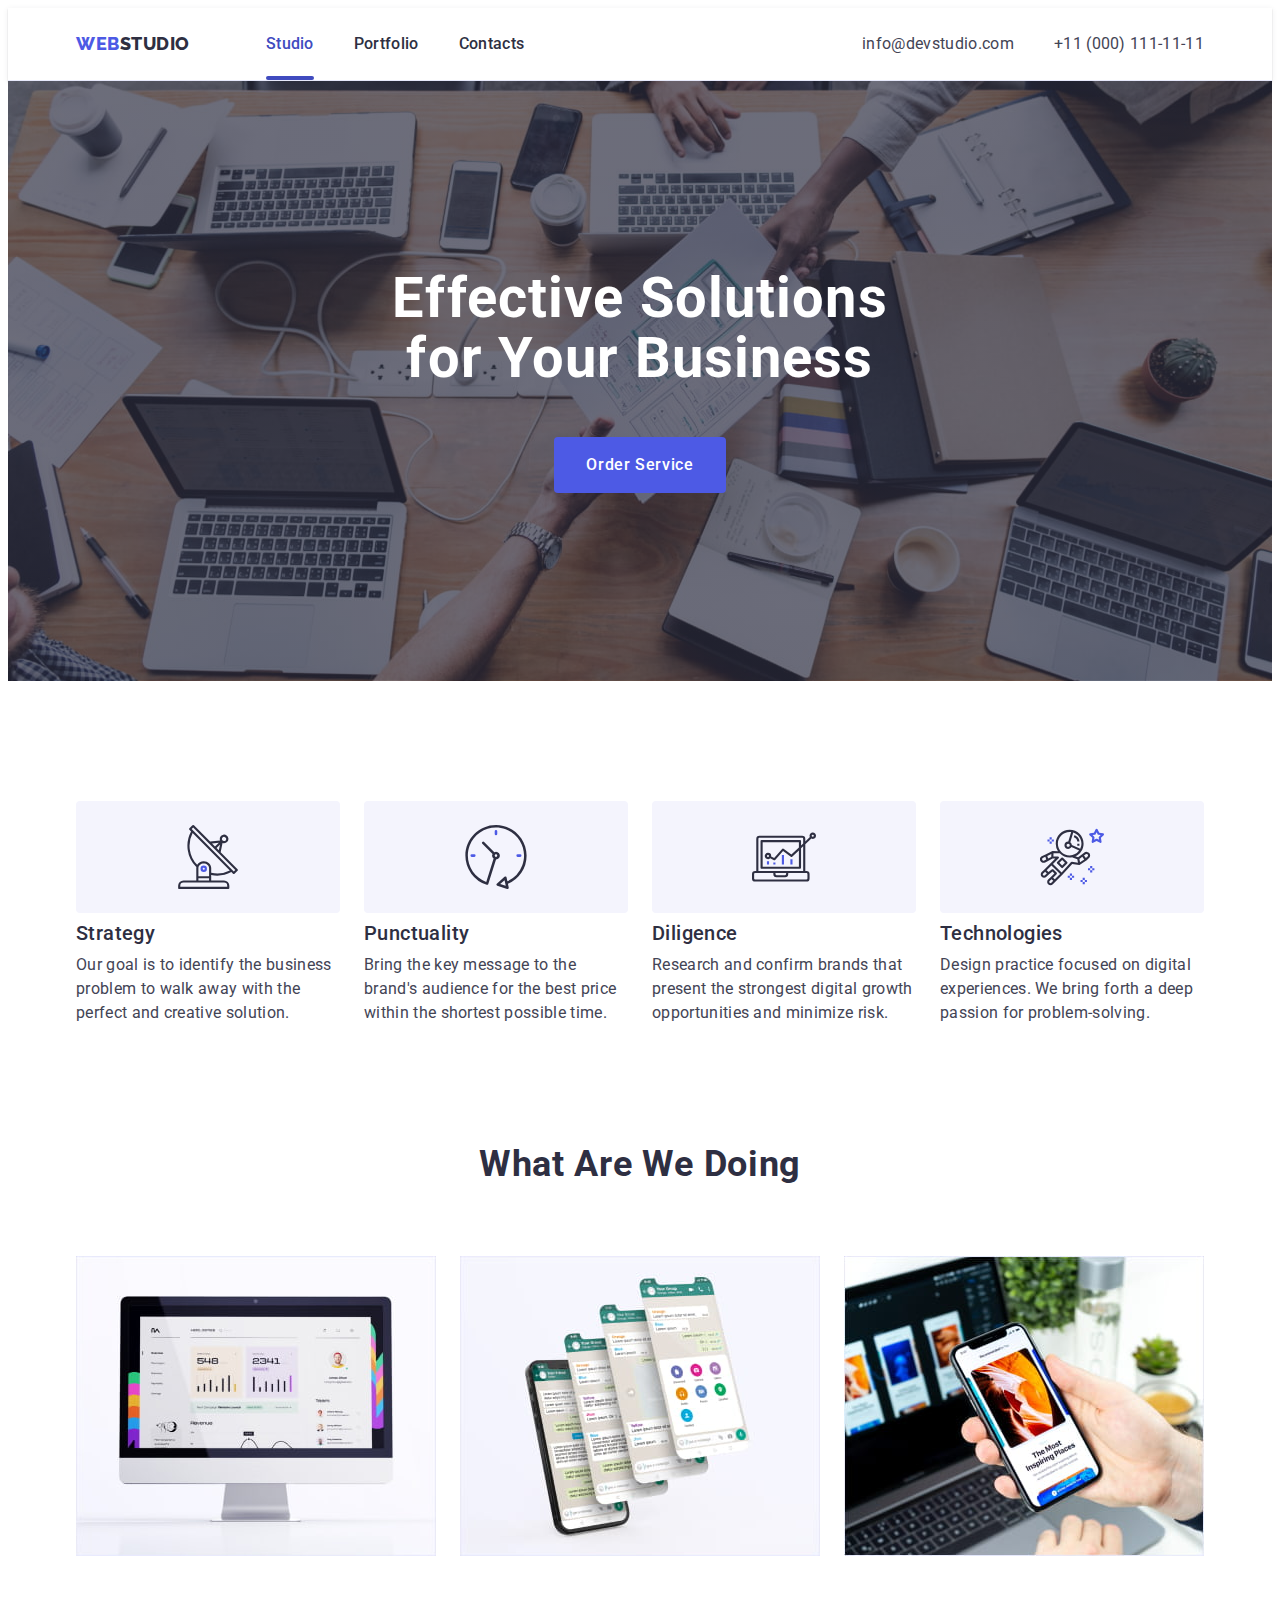
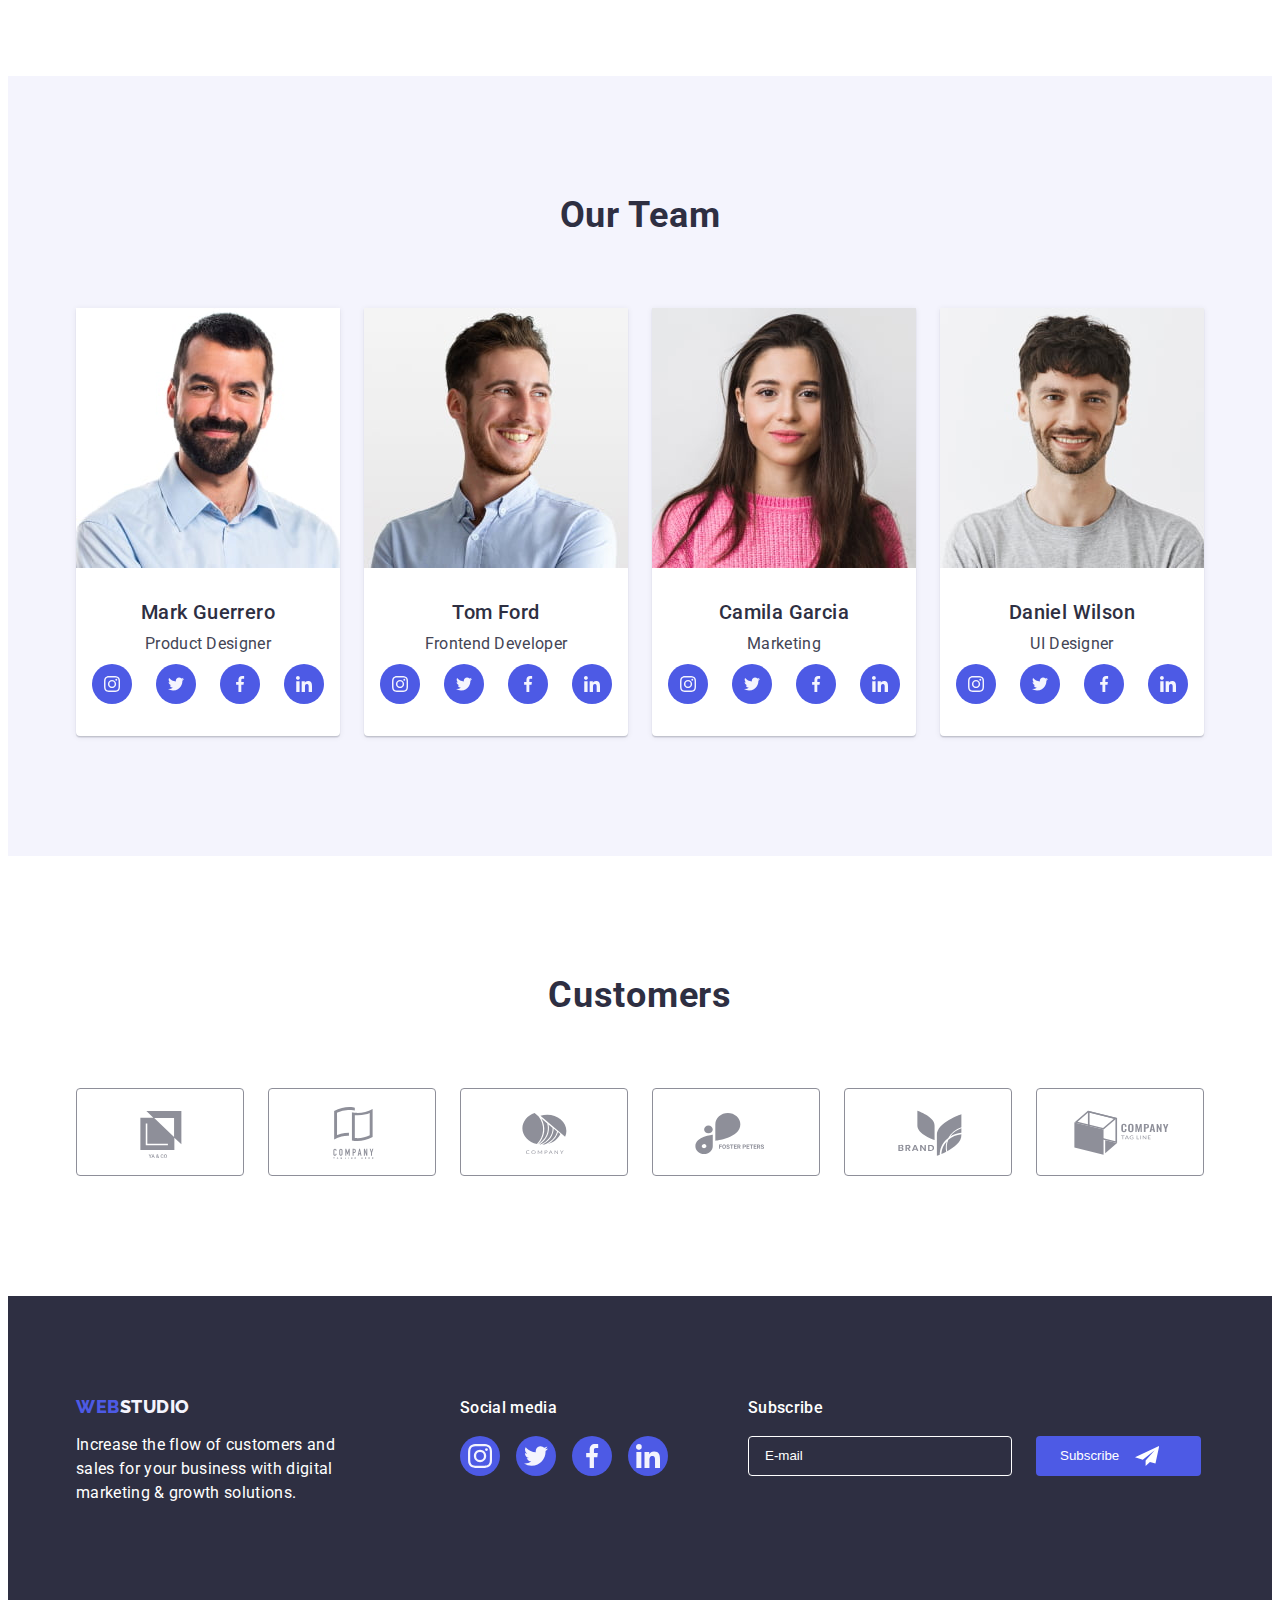
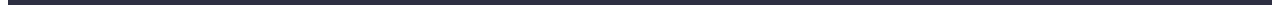
<file: index.html>
<!DOCTYPE html>
<html lang="en">
<head>
    <meta charset="UTF-8">
    <meta http-equiv="X-UA-Compatible" content="IE=edge">
    <meta name="viewport" content="width=device-width, initial-scale=1.0">
    <title>Document</title>
    <link rel="stylesheet" href="https://cdnjs.cloudflare.com/ajax/libs/modern-normalize/1.1.0/modern-normalize.min.css" integrity="sha512-wpPYUAdjBVSE4KJnH1VR1HeZfpl1ub8YT/NKx4PuQ5NmX2tKuGu6U/JRp5y+Y8XG2tV+wKQpNHVUX03MfMFn9Q==" crossorigin="anonymous" referrerpolicy="no-referrer">
    <link rel="preconnect" href="https://fonts.googleapis.com">
    <link rel="preconnect" href="https://fonts.gstatic.com" crossorigin>
    <link href="https://fonts.googleapis.com/css2?family=Raleway:wght@800&family=Roboto:wght@400;500;700&display=swap" rel="stylesheet">
    <link rel="stylesheet" href="./css/styles.css">
</head>
<body class="body">
    <!--Header section-->
    <header class="header">
        <div class="header-container container">
            <nav class="header-nav">  
            <a class="header-logo link" href="./index.html">Web<span class="span">Studio</span></a>              
            
                <ul class="header-nav-list list">
                    <li class="header-nav-item"><a class="header-nav-link link active" href="./index.html">Studio</a>
                    </li>
                    <li class="header-nav-item"><a class="header-nav-link link" href="./portfolio.html">Portfolio</a>
                    </li>
                    <li class="header-nav-item"><a class="header-nav-link link" href="">Contacts</a>
                    </li>
                </ul>
            </nav>        
            <address class="header-contact">     
                <ul class="contact-list list">
                    <li><a class="header-contact-link link" href="mailto:info@devstudio.com">info@devstudio.com</a></li>
                    <li><a class="header-contact-link link" href="tel:+110001111111">+11 (000) 111-11-11</a></li>
                </ul>
            </address>
        </div>       
    </header>

    <main>

    <!--Hero section-->
    <section class="hero">
        <div class="hero-container container">
            <h1 class="main-title-light">Effective Solutions for Your Business</h1>
            <button class="hero-btn" type="button" data-modal-open>Order Service</button>
        </div>
    </section>   

    <!--Advantages section-->
    <section class="advantages">
        <div class="container">
            <h2 hidden class="section-title">Advantages</h2>
            <ul class="advantages-container list">
                <li class="advantages-item">
                    <div class="advantages-img-link">
                        <svg class="advantages-img" width="64" height="64">
                            <use href="./images/icons.svg#icon-radar"></use>
                        </svg>
                    </div>
                    <h3 class="subtitle">Strategy</h3>
                    <p class="text-medium">Our goal is to identify the business
                        problem to walk away with the perfect and creative solution. </p>
                </li>

                <li class="advantages-item">
                    <div class="advantages-img-link">
                        <svg class="advantages-img" width="64" height="64">
                            <use href="./images/icons.svg#icon-clock"></use>
                        </svg>
                    </div>
                    <h3 class="subtitle">Punctuality</h3>
                    <p class="text-medium">Bring the key message to the brand's audience for the best price within the shortest possible time.</p>
                </li>

                <li class="advantages-item">
                    <div class="advantages-img-link">
                        <svg class="advantages-img" width="64" height="64">
                            <use href="./images/icons.svg#icon-comp"></use>
                        </svg>
                    </div>
                    <h3 class="subtitle">Diligence</h3>
                    <p class="text-medium">Research and confirm brands that present the strongest digital growth opportunities and minimize risk.</p>
                </li>
    
                <li class="advantages-item">
                    <div class="advantages-img-link">
                        <svg class="advantages-img" width="64" height="64">
                            <use href="./images/icons.svg#icon-astronaut"></use>
                        </svg>
                    </div>
                    <h3 class="subtitle">Technologies</h3>
                    <p class="text-medium">Design practice focused on digital experiences. We bring forth a deep passion for problem-solving.</p>
                </li>
            </ul>
        </div>
    </section>

    <!--Specialization section-->
    <section class="specialization">
        <div class="container">
            <h2 class="section-title">What are we doing</h2>
            <ul class="specialization-list list">
                <li class="specialization-item">
                    <img class="specialization-img" src="./images/specialization/img1.jpg" alt="Computer" width="360" height="300">
                </li>
    
                <li class="specialization-item">
                    <img class="specialization-img" src="./images/specialization/img2.jpg" alt="Tablet" width="360" height="300">
                </li>
    
                <li class="specialization-item">
                    <img class="specialization-img" src="./images/specialization/img3.jpg" alt="Phone" width="360" height="300">
                </li>
            </ul>
        </div>
    </section>

    <!--Team section-->
    <section class="team">
        <div class="container">
            <h2 class="section-title">Our Team</h2>
            <ul class="card-set team-link list">
                <li class="card-set-item team-item">
                    <img class="team-img" src="./images/team/mark.jpg" alt="Mark" width="264" height="260">
                    <div class="team-text-container">
                        <h3 class="subtitle">Mark Guerrero</h3>
                        <p class="text-medium">Product Designer</p>
                        <ul class="team-contact list">
                            <li class="team-icon">
                                <a class="team-icon-link link" href="" target="_blank" rel="noopener noreferrer" aria-label="Instagram icon">
                                    <svg class="team-icon-contact" width="16" height="16">
                                        <use href="./images/icons.svg#icon-instagram"></use>
                                    </svg>
                                </a>
                            </li>
                            <li class="team-icon">
                                <a class="team-icon-link link" href="" target="_blank" rel="noopener noreferrer" aria-label="Twitter icon">
                                    <svg class="team-icon-contact" width="16" height="16">
                                        <use href="./images/icons.svg#icon-twitter"></use>
                                    </svg>
                                </a>
                            </li>
                            <li class="team-icon">
                                <a class="team-icon-link link" href="" target="_blank" rel="noopener noreferrer" aria-label="Facebook icon">
                                    <svg class="team-icon-contact" width="16" height="16">
                                        <use href="./images/icons.svg#icon-facebook"></use>
                                    </svg>
                                </a>
                            </li>
                            <li class="team-icon">
                                <a class="team-icon-link link" href="" target="_blank" rel="noopener noreferrer" aria-label="Linkedin icon">
                                    <svg class="team-icon-contact" width="16" height="16">
                                        <use href="./images/icons.svg#icon-linkedin"></use>
                                    </svg>
                                </a>
                            </li>
                        </ul>
                    </div>
                </li>
    
                <li class="card-set-item team-item">
                    <img class="team-img" src="./images/team/tom.jpg" alt="Tom" width="264" height="260">
                    <div class="team-text-container">
                        <h3 class="subtitle">Tom Ford</h3>
                        <p class="text-medium">Frontend Developer</p>
                        <ul class="team-contact list">
                            <li class="team-icon">
                                <a class="team-icon-link link" href="" target="_blank" rel="noopener noreferrer" aria-label="Instagram icon">
                                    <svg class="team-icon-contact" width="16" height="16">
                                        <use href="./images/icons.svg#icon-instagram"></use>
                                    </svg>
                                </a>
                            </li>
                            <li class="team-icon">
                                <a class="team-icon-link link" href="" target="_blank" rel="noopener noreferrer" aria-label="icon-twitter">
                                    <svg class="team-icon-contact" width="16" height="16">
                                        <use href="./images/icons.svg#icon-twitter"></use>
                                    </svg>
                                </a>
                            </li>
                            <li class="team-icon">
                                <a class="team-icon-link link" href="" target="_blank" rel="noopener noreferrer" aria-label="Facebook icon">
                                    <svg class="team-icon-contact" width="16" height="16">
                                        <use href="./images/icons.svg#icon-facebook"></use>
                                    </svg>
                                </a>
                            </li>
                            <li class="team-icon">
                                <a class="team-icon-link link" href="" target="_blank" rel="noopener noreferrer" aria-label="Linkedin icon">
                                    <svg class="team-icon-contact" width="16" height="16">
                                        <use href="./images/icons.svg#icon-linkedin"></use>
                                    </svg>
                                </a>
                            </li>
                        </ul>
                    </div>
                </li>
    
                <li class="card-set-item team-item">
                    <img class="team-img" src="./images/team/camila.jpg" alt="Camila" width="264" height="260">
                    <div class="team-text-container">
                        <h3 class="subtitle">Camila Garcia</h3>
                        <p class="text-medium">Marketing</p>
                        <ul class="team-contact list">
                            <li class="team-icon">
                                <a class="team-icon-link link" href="" target="_blank" rel="noopener noreferrer" aria-label="Instagram icon">
                                    <svg class="team-icon-contact" width="16" height="16">
                                        <use href="./images/icons.svg#icon-instagram"></use>
                                    </svg>
                                </a>
                            </li>
                            <li class="team-icon">
                                <a class="team-icon-link link" href="" target="_blank" rel="noopener noreferrer" aria-label="icon-twitter">
                                    <svg class="team-icon-contact" width="16" height="16">
                                        <use href="./images/icons.svg#icon-twitter"></use>
                                    </svg>
                                </a>
                            </li>
                            <li class="team-icon">
                                <a class="team-icon-link link" href="" target="_blank" rel="noopener noreferrer" aria-label="Facebook icon">
                                    <svg class="team-icon-contact" width="16" height="16">
                                        <use href="./images/icons.svg#icon-facebook"></use>
                                    </svg>
                                </a>
                            </li>
                            <li class="team-icon">
                                <a class="team-icon-link link" href="" target="_blank" rel="noopener noreferrer" aria-label="Linkedin icon">
                                    <svg class="team-icon-contact" width="16" height="16">
                                        <use href="./images/icons.svg#icon-linkedin"></use>
                                    </svg>
                                </a>
                            </li>
                        </ul>
                    </div>
                </li>
    
                <li class="card-set-item team-item">
                    <img class="team-img" src="./images/team/daniel.jpg" alt="daniel" width="264" height="260">
                    <div class="team-text-container">
                        <h3 class="subtitle">Daniel Wilson</h3>
                        <p class="text-medium">UI Designer</p>
                        <ul class="team-contact list">
                            <li class="team-icon">
                                <a class="team-icon-link link" href="" target="_blank" rel="noopener noreferrer" aria-label="Instagram icon">
                                    <svg class="team-icon-contact" width="16" height="16">
                                        <use href="./images/icons.svg#icon-instagram"></use>
                                    </svg>
                                </a>
                            </li>
                            <li class="team-icon">
                                <a class="team-icon-link link" href="" target="_blank" rel="noopener noreferrer" aria-label="icon-twitter">
                                    <svg class="team-icon-contact" width="16" height="16">
                                        <use href="./images/icons.svg#icon-twitter"></use>
                                    </svg>
                                </a>
                            </li>
                            <li class="team-icon">
                                <a class="team-icon-link link" href="" target="_blank" rel="noopener noreferrer" aria-label="Facebook icon">
                                    <svg class="team-icon-contact" width="16" height="16">
                                        <use href="./images/icons.svg#icon-facebook"></use>
                                    </svg>
                                </a>
                            </li>
                            <li class="team-icon">
                                <a class="team-icon-link link" href="" target="_blank" rel="noopener noreferrer" aria-label="Linkedin icon">
                                    <svg class="team-icon-contact" width="16" height="16">
                                        <use href="./images/icons.svg#icon-linkedin"></use>
                                    </svg>
                                </a>
                            </li>
                        </ul>
                    </div>
                </li>
            </ul>
        </div>
    </section>

    <!--Customers section-->
    <section class="customers">
        <div class="customers-container container">
            <h2 class="section-title">Customers</h2>
            <ul class="customers-list list">
                <li class="customers-item">
                    <a href="" class="customers-link link">
                        <svg class="customers-icon" width="104" height="56">
                            <use href="./images/icons.svg#icon-yaco"></use>
                        </svg>
                    </a>
                </li>
                <li class="customers-item">
                    <a href="" class="customers-link link">
                        <svg class="customers-icon" width="104" height="56">
                            <use href="./images/icons.svg#icon-company"></use>
                        </svg>
                    </a>
                </li>
                <li class="customers-item">
                    <a href="" class="customers-link link">
                        <svg class="customers-icon" width="104" height="56">
                            <use href="./images/icons.svg#icon-company2"></use>
                        </svg>
                    </a>
                </li>
                <li class="customers-item">
                    <a href="" class="customers-link link">
                        <svg class="customers-icon" width="104" height="56">
                            <use href="./images/icons.svg#icon-foster"></use>
                        </svg>
                    </a>
                </li>
                <li class="customers-item">
                    <a href="" class="customers-link link">
                        <svg class="customers-icon" width="104" height="56">
                            <use href="./images/icons.svg#icon-brand"></use>
                        </svg>
                    </a>
                </li>
                <li class="customers-item">
                    <a href="" class="customers-link link">
                        <svg class="customers-icon" width="104" height="56">
                            <use href="./images/icons.svg#icon-tagline"></use>
                        </svg>
                    </a>
                </li>

            </ul>
        </div>
    </section>
    </main>

    <!--Footer section-->    
    <footer class="footer">
        <div class="footer-main-container container">
            <div class="footer-container">
                <a class="header-logo footer-logo link" href="./index.html">Web<span class="span-footer">Studio</span></a>        
                <p class="footer-text text-medium">Increase the flow of customers and sales for your business with digital marketing & growth solutions.</p>
            </div>
            <div class="footer-contacts-container">
                <p class="footer-text footer-text-contacts text-medium">Social media</p>
                <ul class="footer-contact list">
                    <li class="footer-icon">
                        <a class="footer-icon-link link" href="" target="_blank" rel="noopener noreferrer" aria-label="Instagram icon">
                            <svg class="footer-icon-contact" width="24" height="24">
                                <use href="./images/icons.svg#icon-instagram"></use>
                            </svg>
                        </a>
                    </li>
                    <li class="footer-icon">
                        <a class="footer-icon-link link" href="" target="_blank" rel="noopener noreferrer" aria-label="Twitter icon">
                            <svg class="footer-icon-contact" width="24" height="24">
                                <use href="./images/icons.svg#icon-twitter"></use>
                            </svg>
                        </a>
                    </li>
                    <li class="footer-icon">
                        <a class="footer-icon-link link" href="" target="_blank" rel="noopener noreferrer" aria-label="Facebook icon">
                            <svg class="footer-icon-contact" width="24" height="24">
                                <use href="./images/icons.svg#icon-facebook"></use>
                            </svg>
                        </a>
                    </li>
                    <li class="footer-icon">
                        <a class="footer-icon-link link" href="" target="_blank" rel="noopener noreferrer" aria-label="Linkedin icon">
                            <svg class="footer-icon-contact" width="24" height="24">
                                <use href="./images/icons.svg#icon-linkedin"></use>
                            </svg>
                        </a>
                    </li>
                </ul>
            </div>
            <div class="subscribe-wrapper">
                <p class="text-medium text-wrapper">Subscribe</p>
                <form class="footer-form form" name="footer-form">
                    <label class="subscribe-form-wrapper">
                        <input class="subscribe-form" name="email" type="email" placeholder="E-mail">
                    </label>
                    <button class="subscribe-btn" type="button">Subscribe
                        <svg class="form-icon-btn" width="24" height="24">
                            <use href="./images/icons.svg#icon-send"></use>
                        </svg>
                    </button>
                </form>
            </div>
        </div>
    </footer>

    <!--Modal window-->
    <div class="backdrop is-hidden" data-modal>
        <div class="modal">
            <button class="modal-close-btn" type="button" data-modal-close>
                <svg class="modal-close-icon" width="8" height="8">
                    <use href="./images/icons.svg#icon-close-icon"></use>
                </svg>                
            </button>
            
            <strong class="modal-title">Leave your contacts and we will call you back</strong>
            <form class="modal-form form" name="modal_form">
                <label class="form-label" for="modal_name">Name</label>
                <div class="form-wrapper">
                    <input class="form-field" type="text" name="modal_name" id="modal_name">
                    <svg class="form-icon" width="12" height="12">
                        <use href="./images/icons.svg#icon-vector"></use>
                    </svg>
                </div>
                <label class="form-label" for="modal_phone">Phone</label>
                <div class="form-wrapper">
                    <input class="form-field" type="text" name="modal_phone" id="modal_phone">
                    <svg class="form-icon" width="13" height="13">
                        <use href="./images/icons.svg#icon-phone"></use>
                    </svg>
                </div>
                <label class="form-label" for="modal_email">Email</label>
                <div class="form-wrapper">
                    <input class="form-field" type="text" name="modal_email" id="modal_email">
                    <svg class="form-icon" width="15" height="12">
                        <use href="./images/icons.svg#icon-mail"></use>
                    </svg>
                </div>

                <label class="form-label" for="modal_comment">Comment</label>
                <textarea class="form-comment" name="modal_comment" id="modal_comment" rows="6" placeholder="Text input"></textarea>

                <label class="form-agreement">
                    <input class="form-check-input visually-hidden" type="checkbox" name="modal_agreement">
                    <svg class="form-icon-check" width="16" height="16">
                        <use class="unchecked" href="./images/icons.svg#icon-unchecked"></use>
                        <use class="checked" href="./images/icons.svg#icon-checked"></use>
                    </svg>                       
                    <span class="form-agreement-text">I accept the terms and conditions of the <a class="form-agreement-link" href="">Privacy Policy</a></span>
                </label>

                <button class="hero-btn form-btn" type="button">Send</button>

            </form>
        
        </div>        
    </div>
    <script src="./js/modal.js"></script>

</body>
</html>
</file>
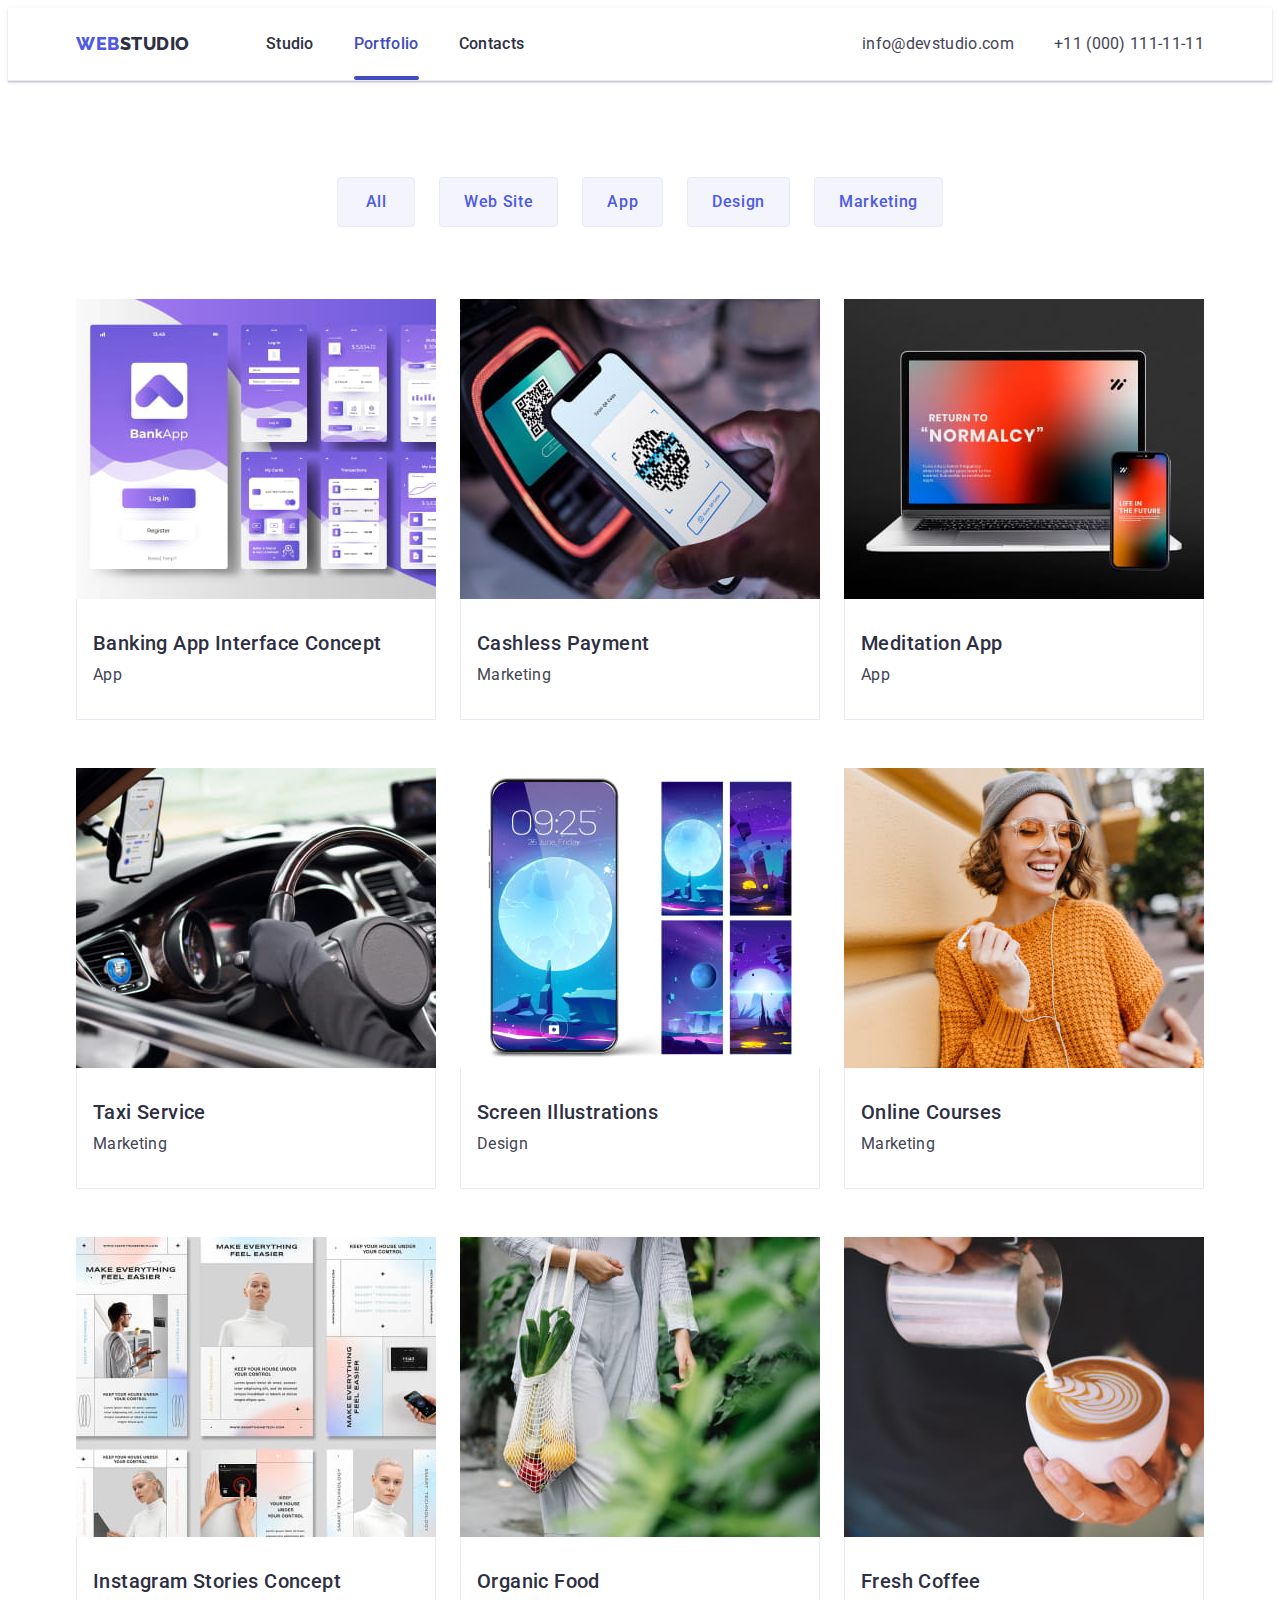
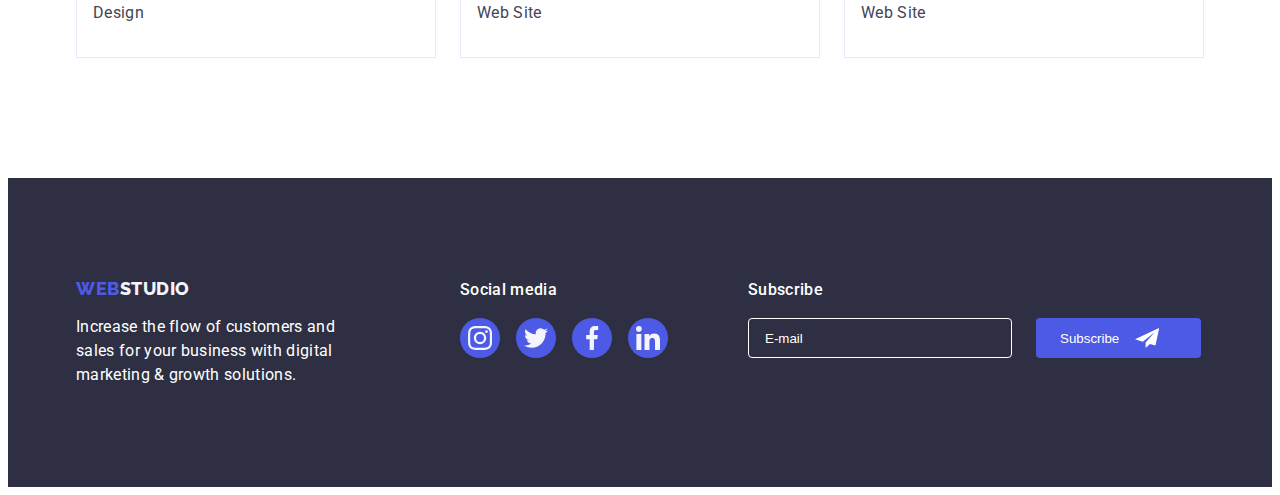
<file: portfolio.html>
<!DOCTYPE html>
<html lang="en">
<head>
    <meta charset="UTF-8">
    <meta http-equiv="X-UA-Compatible" content="IE=edge">
    <meta name="viewport" content="width=device-width, initial-scale=1.0">
    <title>Document</title>
    <link rel="stylesheet" href="https://cdnjs.cloudflare.com/ajax/libs/modern-normalize/1.1.0/modern-normalize.min.css" integrity="sha512-wpPYUAdjBVSE4KJnH1VR1HeZfpl1ub8YT/NKx4PuQ5NmX2tKuGu6U/JRp5y+Y8XG2tV+wKQpNHVUX03MfMFn9Q==" crossorigin="anonymous" referrerpolicy="no-referrer">
    <link rel="preconnect" href="https://fonts.googleapis.com">
    <link rel="preconnect" href="https://fonts.gstatic.com" crossorigin>
    <link href="https://fonts.googleapis.com/css2?family=Raleway:wght@800&family=Roboto:wght@400;500;700&display=swap" rel="stylesheet">
    <link rel="stylesheet" href="./css/styles.css">
</head>

<body class="body">
    <!--Header section-->
    <header class="header">
        <div class="header-container container">
            <nav class="header-nav">  
                <a class="header-logo link" href="./index.html">Web<span class="span">Studio</span></a>              
            
                <ul class="header-nav-list list">
                    <li class="header-nav-item"><a class="header-nav-link link" href="./index.html">Studio</a></li>
                    <li class="header-nav-item"><a class="header-nav-link link active" href="./portfolio.html">Portfolio</a></li>
                    <li class="header-nav-item"><a class="header-nav-link link" href="">Contacts</a></li>
                </ul>
            </nav>        
            <address class="header-contact">     
                <ul class="contact-list list">
                    <li><a class="header-contact-link link" href="mailto:info@devstudio.com">info@devstudio.com</a></li>
                    <li><a class="header-contact-link link" href="tel:+110001111111">+11 (000) 111-11-11</a></li>
                </ul>
            </address>
        </div>        
    </header>

    <main>

    <!--Portfolio section-->
    <section class="portfolio">       
        <div class="container">
            <h1 hidden class="main-title">Portfolio</h1>

            <ul class="button-section-link list">
                <li class="button-section-item">
                    <button class="btn" type="button">All</button>
                </li>

                <li class="button-section-item">
                    <button class="btn" type="button">Web Site</button>
                </li>

                <li class="button-section-item">
                    <button class="btn" type="button">App</button>
                </li>

                <li class="button-section-item">
                    <button class="btn" type="button">Design</button>
                </li>

                <li class="button-section-item">
                    <button class="btn" type="button">Marketing</button>
                </li>
            </ul>
        
            <ul class="portfolio-row list">                
                <li class="portfolio-item">                                    
                    <a class="link portfolio-section" href="">
                        <div class="portfolio-thumb">                    
                            <img class="portfolio-img" src="./images/portfolio/img1.jpg" alt="Banking" width="360" height="300">
                            <p class="overlay">14 Stylish and User-Friendly App Design Concepts · Task Manager App · Calorie Tracker App · Exotic Fruit Ecommerce App · Cloud Storage App</p>
                        </div>
                        <div class="portfolio-list-container">
                            <h2 class="subtitle">Banking App Interface Concept</h2>
                            <p class="text-medium portfolio-text">App</p>
                        </div>                    
                    </a>
                </li>

                <li class="portfolio-item">
                    <a class="link portfolio-section" href="">
                        <div class="portfolio-thumb">                        
                            <img class="portfolio-img" src="./images/portfolio/img2.jpg" alt="Payment" width="360" height="300">
                            <p class="overlay">14 Stylish and User-Friendly App Design Concepts · Task Manager App · Calorie Tracker App · Exotic Fruit Ecommerce App · Cloud Storage App</p>
                        </div>
                        <div class="portfolio-list-container">
                            <h2 class="subtitle">Cashless Payment</h2>
                            <p class="text-medium portfolio-text">Marketing</p>
                        </div>                        
                    </a>
                </li>

                <li class="portfolio-item">
                    <a class="link portfolio-section" href="">
                        <div class="portfolio-thumb">                        
                            <img class="portfolio-img" src="./images/portfolio/img3.jpg" alt="Meditation" width="360" height="300">
                            <p class="overlay">14 Stylish and User-Friendly App Design Concepts · Task Manager App · Calorie Tracker App · Exotic Fruit Ecommerce App · Cloud Storage App</p>
                        </div>
                        <div class="portfolio-list-container">
                            <h2 class="subtitle">Meditation App</h2>
                            <p class="text-medium portfolio-text">App</p>
                        </div>                        
                    </a>
                </li>                
            
                <li class="portfolio-item">
                    <a class="link portfolio-section" href="">
                        <div class="portfolio-thumb">                        
                            <img class="portfolio-img" src="./images/portfolio/img4.jpg" alt="Taxi" width="360" height="300">
                            <p class="overlay">14 Stylish and User-Friendly App Design Concepts · Task Manager App · Calorie Tracker App · Exotic Fruit Ecommerce App · Cloud Storage App</p>
                        </div>
                        <div class="portfolio-list-container">
                            <h2 class="subtitle">Taxi Service</h2>
                            <p class="text-medium portfolio-text">Marketing</p>
                        </div>                        
                    </a>
                </li>

                <li class="portfolio-item">
                    <a class="link portfolio-section" href="">
                        <div class="portfolio-thumb">                        
                            <img class="portfolio-img" src="./images/portfolio/img5.jpg" alt="Screen" width="360" height="300">
                            <p class="overlay">14 Stylish and User-Friendly App Design Concepts · Task Manager App · Calorie Tracker App · Exotic Fruit Ecommerce App · Cloud Storage App</p>
                        </div>
                        <div class="portfolio-list-container">
                            <h2 class="subtitle">Screen Illustrations</h2>
                            <p class="text-medium portfolio-text">Design</p>
                        </div>                        
                    </a>
                </li>

                <li class="portfolio-item">
                    <a class="link portfolio-section" href="">
                        <div class="portfolio-thumb">                        
                            <img class="portfolio-img" src="./images/portfolio/img6.jpg" alt="Online" width="360" height="300">
                            <p class="overlay">14 Stylish and User-Friendly App Design Concepts · Task Manager App · Calorie Tracker App · Exotic Fruit Ecommerce App · Cloud Storage App</p>
                        </div>
                        <div class="portfolio-list-container">
                            <h2 class="subtitle">Online Courses</h2>
                            <p class="text-medium portfolio-text">Marketing</p>
                        </div>                        
                    </a>
                </li>
            
                <li class="portfolio-item">
                    <a class="link portfolio-section" href="">
                        <div class="portfolio-thumb">                        
                            <img class="portfolio-img" src="./images/portfolio/img7.jpg" alt="Instagram" width="360" height="300">
                            <p class="overlay">14 Stylish and User-Friendly App Design Concepts · Task Manager App · Calorie Tracker App · Exotic Fruit Ecommerce App · Cloud Storage App</p>
                        </div>
                        <div class="portfolio-list-container">
                            <h2 class="subtitle">Instagram Stories Concept</h2>
                            <p class="text-medium portfolio-text">Design</p>
                        </div>                        
                    </a>
                </li>

                <li class="portfolio-item">
                    <a class="link portfolio-section" href="">
                        <div class="portfolio-thumb">                                       
                            <img class="portfolio-img" src="./images/portfolio/img8.jpg" alt="Organic" width="360" height="300">
                            <p class="overlay">14 Stylish and User-Friendly App Design Concepts · Task Manager App · Calorie Tracker App · Exotic Fruit Ecommerce App · Cloud Storage App</p>
                        </div>
                        <div class="portfolio-list-container">
                            <h2 class="subtitle">Organic Food</h2>
                            <p class="text-medium portfolio-text">Web Site</p>
                        </div> 
                        
                    </a>
                </li>

                <li class="portfolio-item">
                    <a class="link portfolio-section" href="">
                        <div class="portfolio-thumb">                                       
                            <img class="portfolio-img" src="./images/portfolio/img9.jpg" alt="Fresh" width="360" height="300">
                            <p class="overlay">14 Stylish and User-Friendly App Design Concepts · Task Manager App · Calorie Tracker App · Exotic Fruit Ecommerce App · Cloud Storage App</p>
                        </div>
                        <div class="portfolio-list-container">
                            <h2 class="subtitle">Fresh Coffee</h2>
                            <p class="text-medium portfolio-text">Web Site</p>
                        </div> 
                        
                    </a>
                </li>                
            </ul>

            </div>
    </section>
    </main>

    <!--Footer section-->
    <footer class="footer">
        <div class="footer-main-container container">
            <div class="footer-container">
                <a class="header-logo footer-logo link" href="./index.html">Web<span class="span-footer">Studio</span></a>        
                <p class="footer-text text-medium">Increase the flow of customers and sales for your business with digital marketing & growth solutions.</p>
            </div>
            <div class="footer-contacts-container">
                <p class="footer-text footer-text-contacts text-medium">Social media</p>
                <ul class="footer-contact list">
                    <li class="footer-icon">
                        <a class="footer-icon-link link" href="" target="_blank" rel="noopener noreferrer" aria-label="Instagram icon">
                            <svg class="footer-icon-contact" width="24" height="24">
                                <use href="./images/icons.svg#icon-instagram"></use>
                            </svg>
                        </a>
                    </li>
                    <li class="footer-icon">
                        <a class="footer-icon-link link" href="" target="_blank" rel="noopener noreferrer" aria-label="Twitter icon">
                            <svg class="footer-icon-contact" width="24" height="24">
                                <use href="./images/icons.svg#icon-twitter"></use>
                            </svg>
                        </a>
                    </li>
                    <li class="footer-icon">
                        <a class="footer-icon-link link" href="" target="_blank" rel="noopener noreferrer" aria-label="Facebook icon">
                            <svg class="footer-icon-contact" width="24" height="24">
                                <use href="./images/icons.svg#icon-facebook"></use>
                            </svg>
                        </a>
                    </li>
                    <li class="footer-icon">
                        <a class="footer-icon-link link" href="" target="_blank" rel="noopener noreferrer" aria-label="Linkedin icon">
                            <svg class="footer-icon-contact" width="24" height="24">
                                <use href="./images/icons.svg#icon-linkedin"></use>
                            </svg>
                        </a>
                    </li>
                </ul>
            </div>
            <div class="subscribe-wrapper">
                <p class="text-medium text-wrapper">Subscribe</p>
                <form class="footer-form form" name="footer-form">
                    <label class="subscribe-form-wrapper">
                        <input class="subscribe-form" name="email" type="email" placeholder="E-mail">
                    </label>
                    <button class="subscribe-btn" type="button">Subscribe
                        <svg class="form-icon-btn" width="24" height="24">
                            <use href="./images/icons.svg#icon-send"></use>
                        </svg>
                    </button>
                </form>
            </div>
        </div>
    </footer>

</body>
</html>
</file>
<file: css/styles.css>
:root {
/* Fonts */

/* Color */
    --color-iris: #4d5ae5;
    --color-ocean: #404bbf;
    --color-navy-blue: #2e2f42;
    --color-green: #31d0aa;
    --color-slate: #434455;
    --color-light-slate: #8e8f99;
    --color-cornflower: #e7e9fc;
    --color-cloud: #f4f4fd;
    --color-navy-blue-modal: #2e2f42;
    --color-grey: #2e2f42;
    --color-white: #ffffff;
    --color-dairy: #fcfcfc; 
    
/* Others */
    --anim-fast: 300ms ease-in;
    --anim-slow: 800ms ease;

    --header-idx: 10;
    --modal-idx: 100;
}

html {
    box-sizing: border-box;
}

*,
*::before,
*::after {
    box-sizing: inherit;
}

.body {    
    font-size: 16px;
    font-family: Roboto, sans-serif;        
    line-height: 1.5;
    letter-spacing: 0.02em;
    text-decoration: none;
    text-transform: none;
    color: var(--color-slate);
    background-color: var(--color-white);
}

.main-title {
    font-size: 56px;
    font-weight: 700;    
    line-height: 1.07;
    letter-spacing: 0.02em;
    text-decoration: none;
    text-transform: none;
}
.main-title-light { 
    margin: 0 auto;
    margin-bottom: 48px;        
    max-width: 496px;  
    font-size: 56px;
    line-height: 1.07;
    text-align: center;
    letter-spacing: 0.02em;
    color: var(--color-white);
    }

.section-title {  
    margin: 0;
    margin-bottom: 72px;  
    font-size: 36px;
    font-weight: 700;    
    line-height: 1.1;
    letter-spacing: 0.02em;
    text-decoration: none;
    text-transform: capitalize;
    text-align: center;
    color: var(--color-navy-blue);
}

.subtitle {
    margin: 0;
    margin-bottom: 8px;
    border-top: none;    
    font-size: 20px;
    font-weight: 500;    
    line-height: 1.2;
    letter-spacing: 0.02em;
    text-decoration: none;
    text-transform: none;
    color: var(--color-navy-blue);
}

.text-medium {  
    margin: 0;     
    font-size: 16px;       
    line-height: 1.5;
    letter-spacing: 0.02em;
    text-decoration: none;
    text-transform: none;
    color: var(--color-slate);
}
.button-text {
    font-size: 16px;
    font-weight: 500;    
    line-height: 1.5;
    letter-spacing: 0.04em;
    text-decoration: none;
    text-transform: none;
}
.small-text {
    font-size: 12px;        
    line-height: 1.17;
    letter-spacing: 0.04em;
    text-decoration: none;
    text-transform: none;
}
.link {
    text-decoration: none;    
}

    --indent: 24px;
    --items: 4;

/* Resset start */
h1, 
h2, 
h3, 
h4, 
h5, 
h6, 
p {
    margin: 0;
}

img {
    display: block;
    margin: 0;    
}

button {
    cursor: pointer;
}

.list {
    list-style: none;
    padding: 0;
    margin: 0;    
}

.span {
    color: var(--color-navy-blue);
}

.container {
    width: 1158px;
    padding: 0 15px;
    margin: 0 auto;
    
}

.header-container {
    display: flex;
    align-items: center;    
}

/* Header styles */

.header {
    border-bottom: 1px solid var(--color-cornflower);
    box-shadow: 0px 2px 1px rgba(46, 47, 66, 0.08), 0px 1px 1px rgba(46, 47, 66, 0.16), 0px 1px 6px rgba(46, 47, 66, 0.08);
    z-index: var(--header-idx);
}

.header-nav {
    display: flex;
    margin-right: auto;
    align-items: center;    
}
.header-logo {     
    font-family: "Raleway", sans-serif;
    font-weight: 800;
    font-size: 18px;
    line-height: 1.17;
    letter-spacing: 0.03em;
    text-transform: uppercase;
    color: var(--color-iris);
    margin-right: 76px;
    padding: 25px 0;    
}

.header-nav-list {     
    display: flex;
    align-items: center;
    gap: 40px;
}

.header-nav-list :hover,
.header-nav-list :focus {
    color: var(--color-ocean);
}

.header-nav-item {
    position: relative;    
    font-weight: 500;
    font-size: 16px;
    line-height: 1.5;
    letter-spacing: 0.02em;    
}

.header-nav-link.active {
    color: var(--color-ocean);
}

.header-nav-link {
    position: relative;
    padding: 26px 0 26px;
    color: var(--color-grey);
    transition: color 250ms cubic-bezier(0.4, 0, 0.2, 1);     
}

.header-nav-link::after {
    content: "";
    position: absolute;
    bottom: -1px;
    left: 0;
    display: block;
    width: 100%;
    height: 4px;
    border-radius: 2px;
    
}

.header-nav-link.active::after {
    background-color: var(--color-ocean);
    
}

.header-contact-link {
    padding: 24px 0 24px;
    gap: 40px;
    color: var(--color-slate);
    transition: color 250ms cubic-bezier(0.4, 0, 0.2, 1);
}

.header-contact {
    font-style: normal; 
    font-size: 16px;
    line-height: 1.5;
    letter-spacing: 0.02em;
    gap: 40px;
    color: var(--color-slate);
}

.contact-list {
    display: flex;
    padding: 24px 0;
    gap: 40px;
}

.contact-list :hover,
.contact-list :focus {
    color: var(--color-ocean);
}

.main-title {
    color: var(--color-white);
}
.section-title {
}

/* Hero section */
.hero {
    text-align: center;
    max-width: 1440px;
    margin-left: auto;
    margin-right: auto;    
    background-color: var(--color-slate);    
    background-image: linear-gradient(rgba(46, 47, 66, 0.7), rgba(46, 47, 66, 0.7)),
        url(../images/hero-background/office.jpg);    
    background-repeat: no-repeat;
    background-position: center;
    background-size: cover;
    padding: 188px 0 188px;    
}

.hero-container {        
    flex-direction: column;
    align-items: center;             
}

.hero-btn {        
    min-width: 169px;    
    padding: 16px 32px;
    font-family: "Roboto", sans-serif;
    border-radius: 4px;    
    font-weight: 500;
    font-size: 16px;
    line-height: 1.5;
    letter-spacing: 0.04em;
    border: none;
    cursor: pointer;    
    color: var(--color-white);
    background-color: var(--color-iris);
    transition: background-color 250ms cubic-bezier(0.4, 0, 0.2, 1);
}

.hero-btn:hover,
.hero-btn:focus {
    background-color: var(--color-ocean);
}

/* Advantages section */

.advantages-container {
    display: flex;
    gap: 24px;
    align-items: center;
   
}

.advantages {
    padding: 120px 0 120px;
}

.advantages-list {
    
}

.advantages-item {
    margin: auto;   
    width: calc((100% - 72px) / 4);
    color: var(--color-slate);
}

.advantages-img {    
    
}

.advantages-img-link {
    display: flex;
    justify-content: center;
    align-items: center;
    height: 112px;
    border-radius: 4px;
    margin-bottom: 8px;
    background: var(--color-cloud);
    
}

/* Specialization section */

.specialization {
    padding-bottom: 120px;
}

.specialization-list { 
    display: flex;
    justify-content: space-between;    
    gap: 24px;
}

.specialization-item {
    width: calc((100% - 48px) / 3);
}

.specialization-img {

}

/* Team sectiom */

.team {
    padding: 120px 0 120px;
    background-color: var(--color-cloud);
}
.team-icon {
    
}

.team-item {
    width: calc((100% - 72px) / 4);    
    background-color: var(--color-white);
    border-radius: 0px 0px 4px 4px;
}

.team-img {    
    
}

.team-text-container {
    padding: 32px 0;
    text-align: center;    
}

.team-contact {
    display: flex;    
    align-items: center;
    justify-content: center;
    margin-top: 8px;
    gap: 24px;
}

.team-icon-link {
    display: flex;
    align-items: center;
    justify-content: center;
    width: 40px;
    height: 40px;    
    background-color: var(--color-iris);
    border-radius: 50%;
    transition: background-color 250ms cubic-bezier(0.4, 0, 0.2, 1);   
}

.team-icon-link:hover,
.team-icon-link:focus {
    background-color: var(--color-ocean)
}

.team-icon-contact {
    fill: var(--color-cloud);
}

/* Customers section */

.customers {
    padding-top: 120px;
    padding-bottom: 120px;
}

.customers-list {
    display: flex;
    align-items: center;
    justify-content: center;
    gap: 24px;    

}

.customers-item {
    width: calc((100% - 120px) / 6);
    height: 88px;    
}

.customers-link {
    display: flex;
    justify-content: center;
    align-items: center;
    height: 100%;           
    border-radius: 4px;
    color: var(--color-light-slate);
    border-color: var(--color-ocean);
    border: 1px solid var(--color-light-slate);
    transition: border-color 250ms cubic-bezier(0.4, 0, 0.2, 1), color 250ms cubic-bezier(0.4, 0, 0.2, 1);
}

.customers-icon {
    fill: currentColor;
}
.customers-link:hover,
.customers-link:focus {
    color: var(--color-ocean);
    border-color: var(--color-ocean);    
}


/* Footer section */

.footer-container {    
    margin-right: 120px;    
}

.footer-contact {
    display: flex;
    gap: 16px;
}

.footer-main-container {
    display: flex;    
    align-items: baseline;
}

.footer-contacts-container {
    width: 208px;
    margin-right: 80px;
}

.footer-icon {
    width: 40px;
    height: 40px;        
}

.footer-icon-contact {
    
    
}
.footer {    
    background: var(--color-grey);
    padding: 100px 0 100px 0;
}

.footer-logo { 
    padding: 0 0;
    display: inline-block;
    margin-bottom: 16px;  
    font-weight: 800;
    font-size: 18px;
    line-height: 1.17;
    letter-spacing: 0.03em;
    text-transform: uppercase;
    color: var(--color-iris);
}

.span-footer {
    color: var(--color-cloud);
}

.footer-text {
    width: 264px;    
    margin: 0;
    color: var(--color-white);
}

.footer-text-contacts {
    margin-bottom: 16px;
    font-weight: 500;
}

.footer-icon-link {
    width: 100%;
    height: 100%;
    display: flex;
    align-items: center;
    justify-content: center;    
    background-color: var(--color-iris);
    border-radius: 50%;
    transition: background-color 250ms cubic-bezier(0.4, 0, 0.2, 1);
}
.footer-icon-contact {
    fill: var(--color-cloud);
}

.footer-icon-link:hover,
.footer-icon-link:focus {
    background-color: var(--color-green)
}

.text-wrapper {
    font-weight: 500;
    color: var(--color-white);
    margin-bottom: 16px;    
}

.footer-form {
    display: flex;    
}

.subscribe-form-wrapper {
    width: 264px;
    height: 40px;    
    margin-right: 24px;     
    background-color: var(--color-navy-blue);   
}

.subscribe-form {    
    width: 100%;
    height: 100%;
    padding: 8px 16px;    
    border-radius: 4px;
    background-color: transparent;    
    color: var(--color-white);    
    border: 1px solid var(--color-white);    
}

.subscribe-form::placeholder {
    color: var(--color-white);
}

.subscribe-btn {
    font-weight: 500;
    width: 165px;
    height: 40px;
    gap: 16px;
    color: var(--color-white);
    background: var(--color-iris);
    display: flex;
    flex-direction: row;
    padding: 8px 24px;
    align-items: center;
    text-align: center;
    border-radius: 4px;
    margin-left: auto;
    border: none;
    cursor: pointer;
}

.subscribe-btn:hover,
.subscribe-btn:focus {
    background-color: var(--color-ocean);    
}

/* Button section portfolio */
.button-section {
    
}
.button-section-link {
    display: flex;
    justify-content: center;
    gap: 24px;    
    margin-bottom: 72px;
}

.button-section-item {    
    
}

.accent-btn {
    min-width: 78px;    
    padding: 12px 24px;
    border-radius: 4px;
    font-family: "Roboto", sans-serif;  
    font-weight: 500;
    font-size: 16px;
    line-height: 1.5;    
    text-align: center;
    letter-spacing: 0.04em;
    cursor: pointer;      
    background-color: var(--color-iris);  
    color: var(--color-cloud);
    border: 1px solid var(--color-cornflower);   
}

.accent-btn:hover,
.accent-btn:focus {
    color: var(--color-ocean);
    background-color: var(--color-cloud);
    border: 1px solid transparent;
}

.btn {
    min-width: 78px;    
    padding: 12px 24px;
    border-radius: 4px;
    font-family: "Roboto", sans-serif;  
    font-weight: 500;
    font-size: 16px;
    line-height: 1.5;    
    text-align: center;
    letter-spacing: 0.04em;
    cursor: pointer;   
    color: var(--color-iris);
    background-color: var(--color-cloud);
    border: 1px solid var(--color-cornflower);
    transition: color 250ms cubic-bezier(0.4, 0, 0.2, 1), background-color 250ms cubic-bezier(0.4, 0, 0.2, 1), border-color 250ms cubic-bezier(0.4, 0, 0.2, 1), box-shadow 250ms cubic-bezier(0.4, 0, 0.2, 1);
}

.btn:hover,
.btn:focus { 
    color: var(--color-white);   
    background-color: var(--color-ocean);
    border: 1px solid transparent;
    box-shadow: 0px 3px 1px rgba(0, 0, 0, 0.1), 0px 2px 1px rgba(0, 0, 0, 0.08), 0px 2px 2px rgba(0, 0, 0, 0.12);
}

.button {     
    font-weight: 500;
    font-size: 16px;
    line-height: 1.5;      
    display: flex;
    align-items: center;
    text-align: center;
    letter-spacing: 0.04em;    
    color: var(--color-iris);
    background-color: var(--color-cloud);            
}

.button :hover,
.button :focus {
    color: var(--color-white);
    background-color: var(--color-ocean);    
}

/* Portfolio section */
.portfolio {
    padding: 96px 0 120px;
}

.portfolio-row {
    display: flex;
    flex-wrap: wrap;
    column-gap: 24px;
    row-gap: 48px;        
}

.section-title {
}

.portfolio-list-container {
    padding: 32px 16px;    
    border: 1px solid var(--color-cornflower);
    border-top: none;    
}

.portfolio-section {  
    display: block;
    transition: box-shadow 250ms cubic-bezier(0.4, 0, 0.2, 1);
}

.portfolio-section:hover,
.portfolio-section:focus {    
    box-shadow: 0px 1px 6px rgba(46, 47, 66, 0.08), 0px 1px 1px rgba(46, 47, 66, 0.16), 0px 2px 1px rgba(46, 47, 66, 0.08);
}

.portfolio-section:focus 
.overlay {
    transform: translateY(0%);
}

.portfolio-item {    
    width: calc((100% - 48px) / 3);
}

.portfolio-item:hover 
.overlay {
    transform: translateY(0%);
}

.portfolio-img {  
    margin: 0;         
}

.portfolio-thumb{
    position: relative;
    overflow: hidden;
}

.portfolio-text:hover,
.portfolio-text:focus {
    transform: translateY(0%);
}

/* Overlay */
.overlay {
    position: absolute;
    top: 0;
    left: 0;
    font-size: 16px;
    margin: 0;
    line-height: 1.5;
    letter-spacing: 0.02em;
    color: var(--color-cloud);
    transform: translateY(100%);
    transition: transform 250ms cubic-bezier(0.4, 0, 0.2, 1);
    width: 100%;
    height: 100%;
    padding: 40px 32px;    
    background-color: var(--color-iris);
}

/* Card set */

.card-set {
    gap: 24px;
    display: flex;
    flex-wrap: wrap;    
}

.card-set-item {
    box-shadow: 0px 1px 6px rgba(46, 47, 66, 0.08), 0px 1px 1px rgba(46, 47, 66, 0.16), 0px 2px 1px rgba(46, 47, 66, 0.08);
    flex-basis: calc((100% - var(--indent) * var(--items) - 1)) / var(--items);
}

/* Modal window */

.backdrop {
    position: fixed;
    top: 0;
    left: 0;
    width: 100%;
    height: 100%;
    background-color: rgba(46, 47, 66, 0.4);
    z-index: var(--modal-idx);    
    transition: opacity 250ms cubic-bezier(0.4, 0, 0.2, 1), visibility 250ms cubic-bezier(0.4, 0, 0.2, 1);    
}

.is-hidden {
    opacity: 0;
    visibility: hidden;
    pointer-events: none;
}

.modal {
    position: absolute;
    top: calc(50%);
    left: calc(50%);
    transform: translateX(-50%) translateY(-50%);
    width: 408px;
    height: 584px;
    min-height: 576px;
    padding: 72px 24px 24px;
    background-color: var(--color-dairy);
    border-radius: 4px;
    transition: opacity 250ms ease-in, transform 250ms ease-in;
    transition-delay: 300ms;
    box-shadow: 0px 1px 1px rgba(0, 0, 0, 0.14), 0px 1px 3px rgba(0, 0, 0, 0.12), 0px 2px 1px rgba(0, 0, 0, 0.2);
    transition: transform 250ms cubic-bezier(0.4, 0, 0.2, 1);
}

.backdrop
.is-hidden {
    opacity: 0;
    visibility: hidden;
    pointer-events: none;
    transition-delay: 250ms;
}

.backdrop
.is-hidden
.modal {
    opacity: 0;
    transform: translateX(-50%) translateY(-50%);
    transition-delay: 0ms;
}

.modal-close-btn {
    position: absolute;
    top: 24px;
    right: 24px;
    display: flex;
    align-items: center;
    justify-content: center;
    padding: 0;
    background-color: var(--color-cornflower);
    width: 24px;
    height: 24px;
    border-radius: 50%;
    border: 1px solid rgba(0, 0, 0, 0.1);
    transition: background-color 250ms cubic-bezier(0.4, 0, 0.2, 1), border 250ms cubic-bezier(0.4, 0, 0.2, 1);
}

.modal-close-btn:hover, 
.modal-close-btn:focus {
    background-color: var(--color-ocean);
    border: none;
    fill: var(--color-white);
}

.modal-close-icon {
    color: var(--color-navy-blue);
    transition: fill 250ms cubic-bezier(0.4, 0, 0.2, 1);
}

.modal-container {
    margin: 72px 24px 24px 24px;
}

.modal-title {
    display: block;
    margin-bottom: 16px;
    font-weight: 500;
    font-size: 16px;
    text-align: center;
}

.form-label {
    display: block;
    font-weight: 400;
    font-size: 12px;
    margin-bottom: 4px;
}

.form-wrapper {
    position: relative;
    margin-bottom: 8px;
}

.form-field {
    width: 100%;
    height: 40px;
    padding: 0;
    padding-left: 34px;        
    outline: transparent;
    outline-offset: -1px;
    border: 1px solid rgba(46, 47, 66, 0.4);
    border-radius: 4px;    
}

.form-field:focus {
    border: 1px solid var(--color-iris);
    border-radius: 4px;
    color: var(--color-navy-blue);
    transition: 400ms;
    transition: fill 250ms cubic-bezier(0.4, 0, 0.2, 1);
}

.form-field:focus + .form-icon {
    fill: var(--color-iris);
    transition: fill 250ms cubic-bezier(0.4, 0, 0.2, 1);
}

.form-icon {
    position: absolute;
    top: 50%;
    left: 16px;
    transform: translateY(-7px);
    fill: var(--color-navy-blue);
}

/*Svg checked*/

.unchecked {
    fill: none;
    stroke: var(--color-navy-blue);
    opacity: 1;
    transition: fill 250ms cubic-bezier(0.4, 0, 0.2, 1);
}

.checked {
    opacity: 0;
    transition: fill 250ms cubic-bezier(0.4, 0, 0.2, 1);
}

.form-check-input:checked + .form-icon-check > .unchecked {
    opacity: 0;
}

.form-check-input:checked + .form-icon-check > .checked {
    opacity: 1;
}

.form-comment {
    display: block;
    width: 100%;
    height: 100%;
    font-weight: 400;
    font-size: 12px;
    line-height: 14px;  
    padding: 8px 16px;
    resize: none;
    border: 1px solid rgba(46, 47, 66, 0.4);
    border-radius: 4px;
    outline: transparent;
    margin-bottom: 16px;
}

.form-comment:focus {    
    border: 1px solid var(--color-iris);
    border-radius: 4px;
    color: var(--color-navy-blue);
    transition: 400ms;
    transition: fill 250ms cubic-bezier(0.4, 0, 0.2, 1);
}

.form-agreement {
    display: flex;
    gap: 8px;
    margin-bottom: 24px;
}

.form-agreement-text {
    font-size: 12px;
}

.form-agreement-link {
    line-height: 16px;
    color: var(--color-iris);
}

.form-btn {
    margin: 0;
    margin: 0px 95px;
}

.visually-hidden {
    position: absolute;
    width: 1px;
    height: 1px;
    margin: -1px;
    border: 0;
    padding: 0;
    white-space: nowrap;
    clip-path: inset(100%);
    clip: rect(0 0 0 0);
    overflow: hidden;
}
</file>
